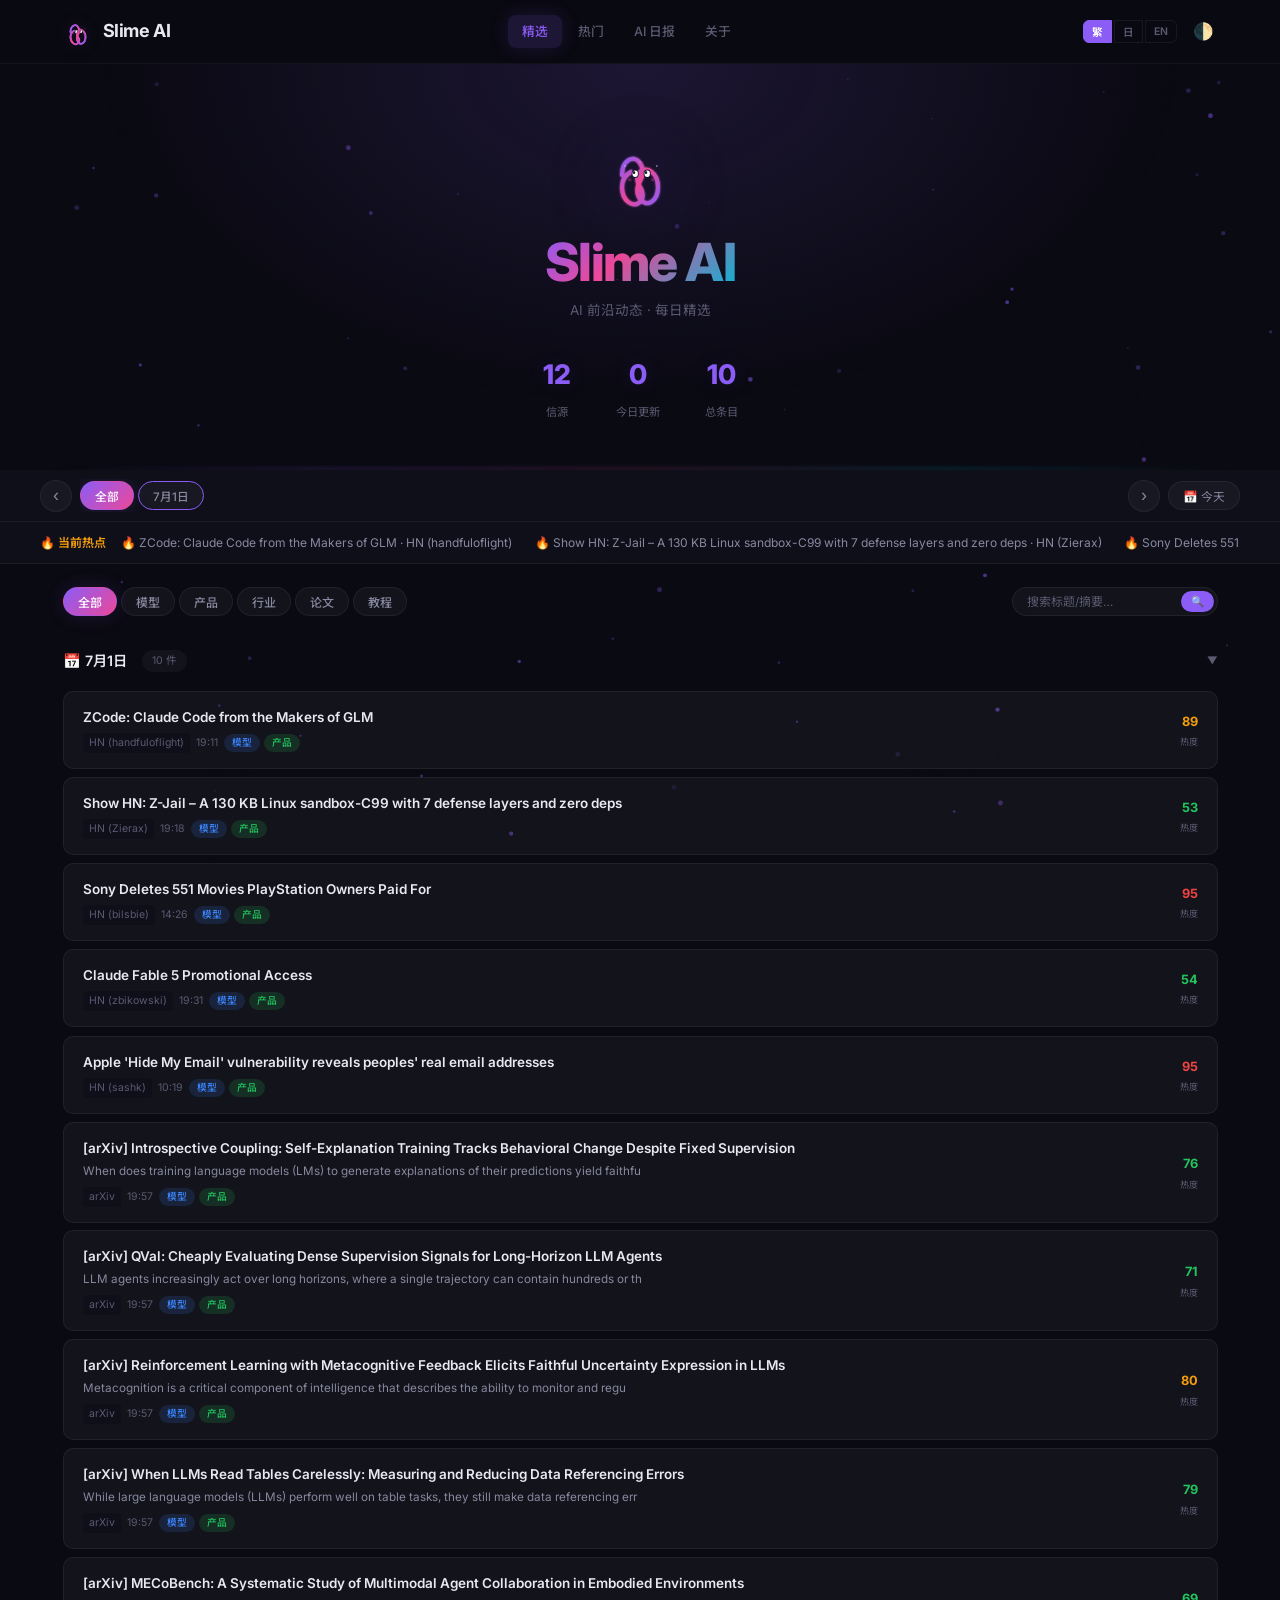
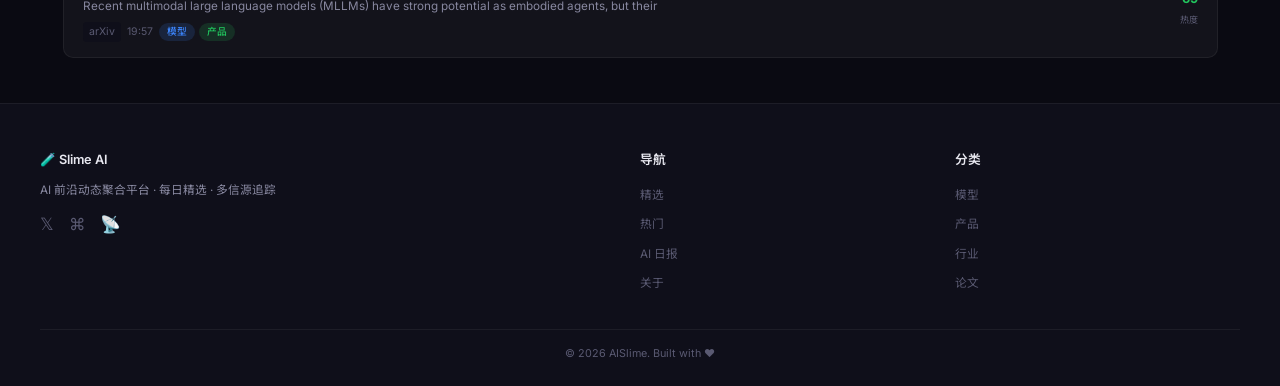
<file: index.html>
<!DOCTYPE html>
<html lang="zh-CN" data-theme="dark">
<head>
  <meta charset="UTF-8">
  <meta name="viewport" content="width=device-width, initial-scale=1.0">
  <meta name="description" content="Slime AI — AI 前沿动态聚合 · 每日精选 · 多语言">
  <title>Slime AI — AI 前沿动态</title>
  <link rel="icon" href="images/slime.svg" type="image/svg+xml">
  <link rel="stylesheet" href="css/style.css">
  <link href="https://fonts.googleapis.com/css2?family=Inter:wght@400;500;600;700;800&family=Noto+Sans+SC:wght@400;500;600;700&family=Noto+Sans+JP:wght@300;400;500;700&display=swap" rel="stylesheet">
</head>
<body>
  <!-- Particle Canvas Background -->
  <canvas id="particleCanvas"></canvas>

  <!-- ========== HEADER ========== -->
  <header class="site-header">
    <div class="header-inner">
      <a href="index.html" class="site-logo">
        <img src="images/slime.svg" alt="Slime AI" class="logo-img">
        <span>Slime AI</span>
      </a>

      <nav class="main-nav" id="mainNav">
        <a href="javascript:void(0)" class="active" data-view="featured" onclick="switchView('featured')" data-i18n="nav.featured">精选</a>
        <a href="javascript:void(0)" data-view="trending" onclick="switchView('trending')" data-i18n="nav.trending">热门</a>
        <a href="javascript:void(0)" data-view="daily" onclick="switchView('daily')" data-i18n="nav.daily">AI 日报</a>
        <a href="about.html" data-i18n="nav.about">关于</a>
      </nav>

      <div class="header-actions">
        <!-- Language Switcher -->
        <div class="lang-switcher">
          <button class="lang-btn active" data-lang="zh">繁</button>
          <button class="lang-btn" data-lang="ja">日</button>
          <button class="lang-btn" data-lang="en">EN</button>
        </div>
        <!-- Theme Toggle -->
        <button class="theme-toggle" id="themeToggle" aria-label="Toggle theme">🌓</button>
        <!-- Mobile Menu Toggle -->
        <button class="nav-toggle" id="navToggle" aria-label="Menu">☰</button>
      </div>
    </div>
  </header>

  <!-- ========== HERO ========== -->
  <section class="hero">
    <div class="hero-content">
      <div class="hero-slime">
        <img src="images/slime.svg" alt="AISlime" class="hero-slime-img">
      </div>
      <h1>
        <span class="gradient-text">Slime AI</span>
      </h1>
      <p class="hero-desc" data-i18n="hero.subtitle">AI 前沿动态 · 每日精选</p>
      <div class="hero-stats">
        <div class="stat">
          <span class="stat-num" id="totalSources">12</span>
          <span class="stat-label" data-i18n="hero.sources">信源</span>
        </div>
        <div class="stat">
          <span class="stat-num" id="todayCount">0</span>
          <span class="stat-label" data-i18n="hero.today">今日更新</span>
        </div>
        <div class="stat">
          <span class="stat-num" id="totalArticles">0</span>
          <span class="stat-label" data-i18n="hero.total">总条目</span>
        </div>
      </div>
    </div>
  </section>

  <!-- Glow line -->
  <div class="glow-line"></div>

  <!-- ========== DATE NAVIGATION ========== -->
  <div class="date-nav">
    <div class="date-nav-inner">
      <button class="date-arrow" id="datePrev" aria-label="Previous day">‹</button>
      <div class="date-picker" id="datePicker">
        <!-- Dates injected by JS -->
      </div>
      <button class="date-arrow" id="dateNext" aria-label="Next day">›</button>
      <button class="date-today-btn" id="dateToday">📅 <span data-i18n="date.today">今天</span></button>
    </div>
  </div>

  <!-- ========== HOT TOPICS BAR ========== -->
  <div class="hot-bar">
    <div class="hot-bar-inner">
      <span class="hot-label" data-i18n="hot.label">🔥 当前热点</span>
      <div class="hot-items" id="hotItems">
        <!-- Injected by JS -->
      </div>
    </div>
  </div>

  <!-- ========== MAIN CONTENT ========== -->
  <main class="main-layout">

    <!-- Category Filter -->
    <div class="filter-bar">
      <div class="filter-tabs" id="filterTabs">
        <button class="filter-tab active" data-filter="all" data-i18n="filter.all">全部</button>
        <button class="filter-tab" data-filter="model" data-i18n="filter.model">模型</button>
        <button class="filter-tab" data-filter="product" data-i18n="filter.product">产品</button>
        <button class="filter-tab" data-filter="industry" data-i18n="filter.industry">行业</button>
        <button class="filter-tab" data-filter="paper" data-i18n="filter.paper">论文</button>
        <button class="filter-tab" data-filter="tutorial" data-i18n="filter.tutorial">教程</button>
      </div>
      <div class="filter-search">
        <input type="text" id="searchInput" data-i18n-placeholder="search.placeholder" placeholder="搜索标题/摘要…">
        <button class="search-btn" data-i18n="search.btn">🔍</button>
      </div>
    </div>

    <!-- News Timeline -->
    <div class="timeline" id="timeline">
      <!-- Injected by JS -->
    </div>

  </main>

  <!-- ========== FOOTER ========== -->
  <footer class="site-footer">
    <div class="footer-inner">
      <div class="footer-section">
        <h4>🧪 Slime AI</h4>
        <p data-i18n="footer.desc">AI 前沿动态聚合平台 · 每日精选 · 多信源追踪</p>
        <div class="footer-social">
          <a href="#" title="Twitter">𝕏</a>
          <a href="#" title="GitHub">⌘</a>
          <a href="#" title="RSS">📡</a>
        </div>
      </div>
      <div class="footer-section">
        <h4 data-i18n="nav.title">导航</h4>
        <ul>
          <li><a href="javascript:void(0)" onclick="switchView('featured')" data-i18n="nav.featured">精选</a></li>
          <li><a href="javascript:void(0)" onclick="switchView('trending')" data-i18n="nav.trending">热门</a></li>
          <li><a href="javascript:void(0)" onclick="switchView('daily')" data-i18n="nav.daily">AI 日报</a></li>
          <li><a href="about.html" data-i18n="nav.about">关于</a></li>
        </ul>
      </div>
      <div class="footer-section">
        <h4 data-i18n="categories.title">分类</h4>
        <ul>
          <li><a href="#" data-i18n="filter.model">模型</a></li>
          <li><a href="#" data-i18n="filter.product">产品</a></li>
          <li><a href="#" data-i18n="filter.industry">行业</a></li>
          <li><a href="#" data-i18n="filter.paper">论文</a></li>
        </ul>
      </div>
    </div>
    <div class="footer-bottom">
      <span>&copy; 2026 AISlime. Built with ❤️</span>
    </div>
  </footer>

  <!-- Scroll to Top -->
  <button class="scroll-top" id="scrollTop">↑</button>

  <!-- Inline view switching (CDN cache bypass) -->
  <script>
  function switchView(v) {
    document.querySelectorAll('.main-nav a[data-view]').forEach(a => a.classList.toggle('active', a.dataset.view === v));
    if (typeof renderNews === 'function') {
      if (window.currentView !== undefined) window.currentView = v;
      renderNews();
    }
    window.location.hash = v;
  }
  </script>

  <script src="js/data.js?v=20260623"></script>
  <script src="js/i18n.js?v=20260623"></script>
  <script src="js/main.js?v=20260623"></script>
</body>
</html>
</file>
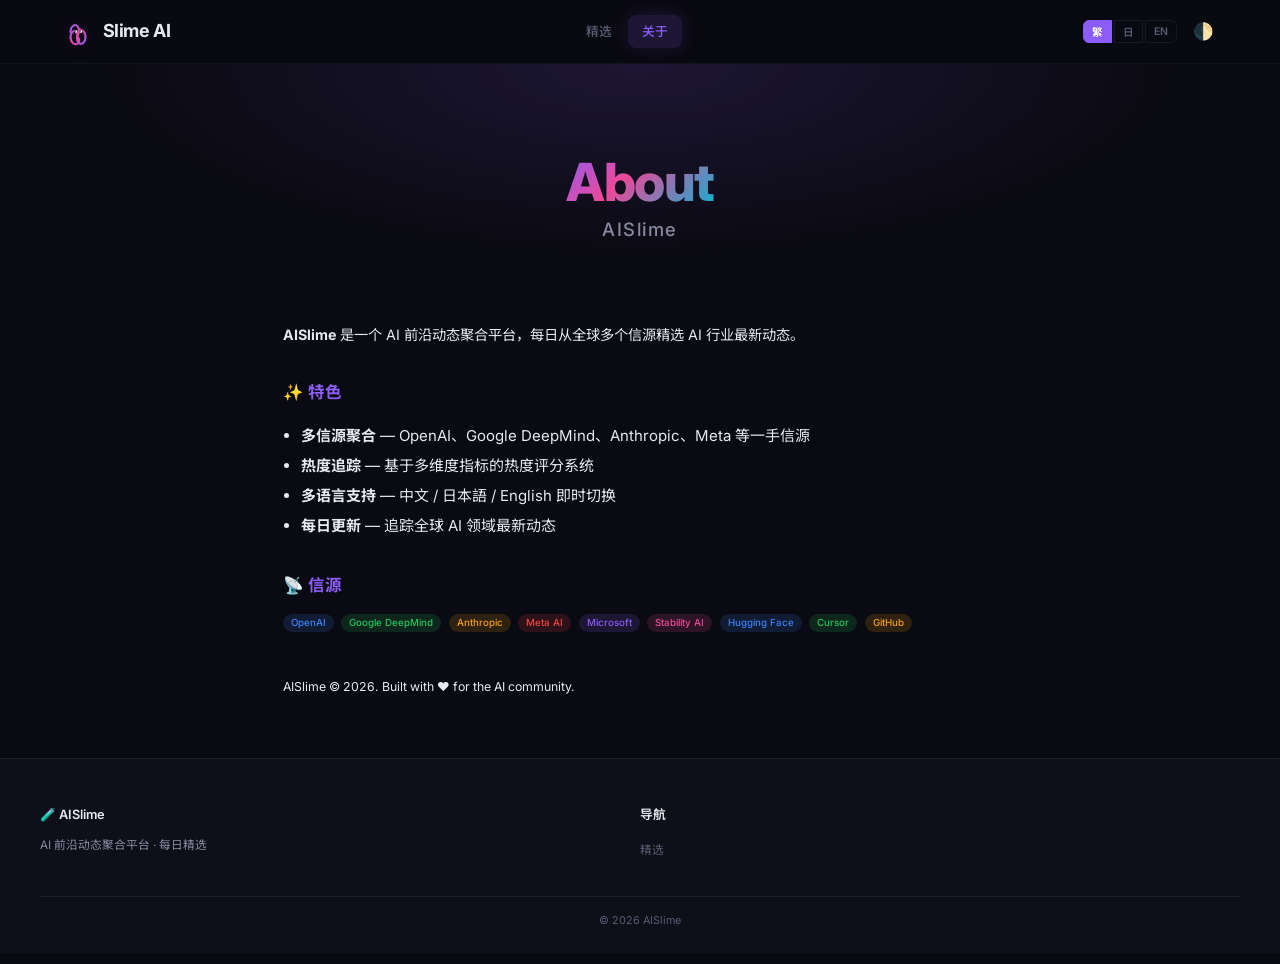
<file: about.html>
<!DOCTYPE html>
<html lang="zh-CN" data-theme="dark">
<head>
  <meta charset="UTF-8">
  <meta name="viewport" content="width=device-width, initial-scale=1.0">
  <meta name="description" content="关于 AISlime — AI 前沿动态聚合平台">
  <title>关于 — AISlime</title>
  <link rel="icon" href="data:image/svg+xml,<svg xmlns='http://www.w3.org/2000/svg' viewBox='0 0 100 100'><text y='.9em' font-size='90'>🧪</text></svg>">
  <link rel="stylesheet" href="css/style.css">
  <link href="https://fonts.googleapis.com/css2?family=Inter:wght@400;500;600;700;800&family=Noto+Sans+SC:wght@400;500;600;700&family=Noto+Sans+JP:wght@300;400;500;700&display=swap" rel="stylesheet">
</head>
<body>
  <header class="site-header">
    <div class="header-inner">
      <a href="index.html" class="site-logo">
        <img src="images/slime.svg" alt="Slime AI" class="logo-img">
        <span>Slime AI</span>
      </a>
      <nav class="main-nav" id="mainNav">
        <a href="index.html" data-i18n="nav.featured">精选</a>
        <a href="about.html" class="active" data-i18n="nav.about">关于</a>
      </nav>
      <div class="header-actions">
        <div class="lang-switcher">
          <button class="lang-btn active" data-lang="zh">繁</button>
          <button class="lang-btn" data-lang="ja">日</button>
          <button class="lang-btn" data-lang="en">EN</button>
        </div>
        <button class="theme-toggle" id="themeToggle">🌓</button>
        <button class="nav-toggle" id="navToggle">☰</button>
      </div>
    </div>
  </header>

  <div class="hero" style="padding:6rem 1.5rem 3rem;">
    <div class="hero-content">
      <h1><span class="gradient-text">About</span><small>AISlime</small></h1>
    </div>
  </div>

  <main class="main-layout" style="max-width:760px; margin:0 auto; padding:2rem 1.5rem 4rem;">
    <p style="color:var(--text-secondary); font-size:0.95rem; line-height:1.8; margin-bottom:1.5rem;">
      <b style="color:var(--text-primary)">AISlime</b> 是一个 AI 前沿动态聚合平台，每日从全球多个信源精选 AI 行业最新动态。
    </p>

    <h2 style="font-size:1.1rem; color:var(--accent); margin:2rem 0 1rem;">✨ 特色</h2>
    <ul style="color:var(--text-secondary); line-height:2; padding-left:1.2rem;">
      <li><b>多信源聚合</b> — OpenAI、Google DeepMind、Anthropic、Meta 等一手信源</li>
      <li><b>热度追踪</b> — 基于多维度指标的热度评分系统</li>
      <li><b>多语言支持</b> — 中文 / 日本語 / English 即时切换</li>
      <li><b>每日更新</b> — 追踪全球 AI 领域最新动态</li>
    </ul>

    <h2 style="font-size:1.1rem; color:var(--accent); margin:2rem 0 1rem;">📡 信源</h2>
    <div style="display:flex; flex-wrap:wrap; gap:0.5rem;">
      <span class="card-tag model">OpenAI</span>
      <span class="card-tag product">Google DeepMind</span>
      <span class="card-tag industry">Anthropic</span>
      <span class="card-tag paper">Meta AI</span>
      <span class="card-tag tutorial">Microsoft</span>
      <span class="card-tag agent">Stability AI</span>
      <span class="card-tag model">Hugging Face</span>
      <span class="card-tag product">Cursor</span>
      <span class="card-tag industry">GitHub</span>
    </div>

    <p style="color:var(--text-muted); font-size:0.82rem; margin-top:3rem;">
      AISlime &copy; 2026. Built with ❤️ for the AI community.
    </p>
  </main>

  <footer class="site-footer">
    <div class="footer-inner">
      <div class="footer-section">
        <h4>🧪 AISlime</h4>
        <p data-i18n="footer.desc">AI 前沿动态聚合平台 · 每日精选</p>
      </div>
      <div class="footer-section">
        <h4 data-i18n="nav.title">导航</h4>
        <ul><li><a href="index.html" data-i18n="nav.featured">精选</a></li></ul>
      </div>
    </div>
    <div class="footer-bottom"><span>&copy; 2026 AISlime</span></div>
  </footer>

  <button class="scroll-top" id="scrollTop">↑</button>
  <script src="js/i18n.js"></script>
  <script src="js/main.js"></script>
</body>
</html>
</file>
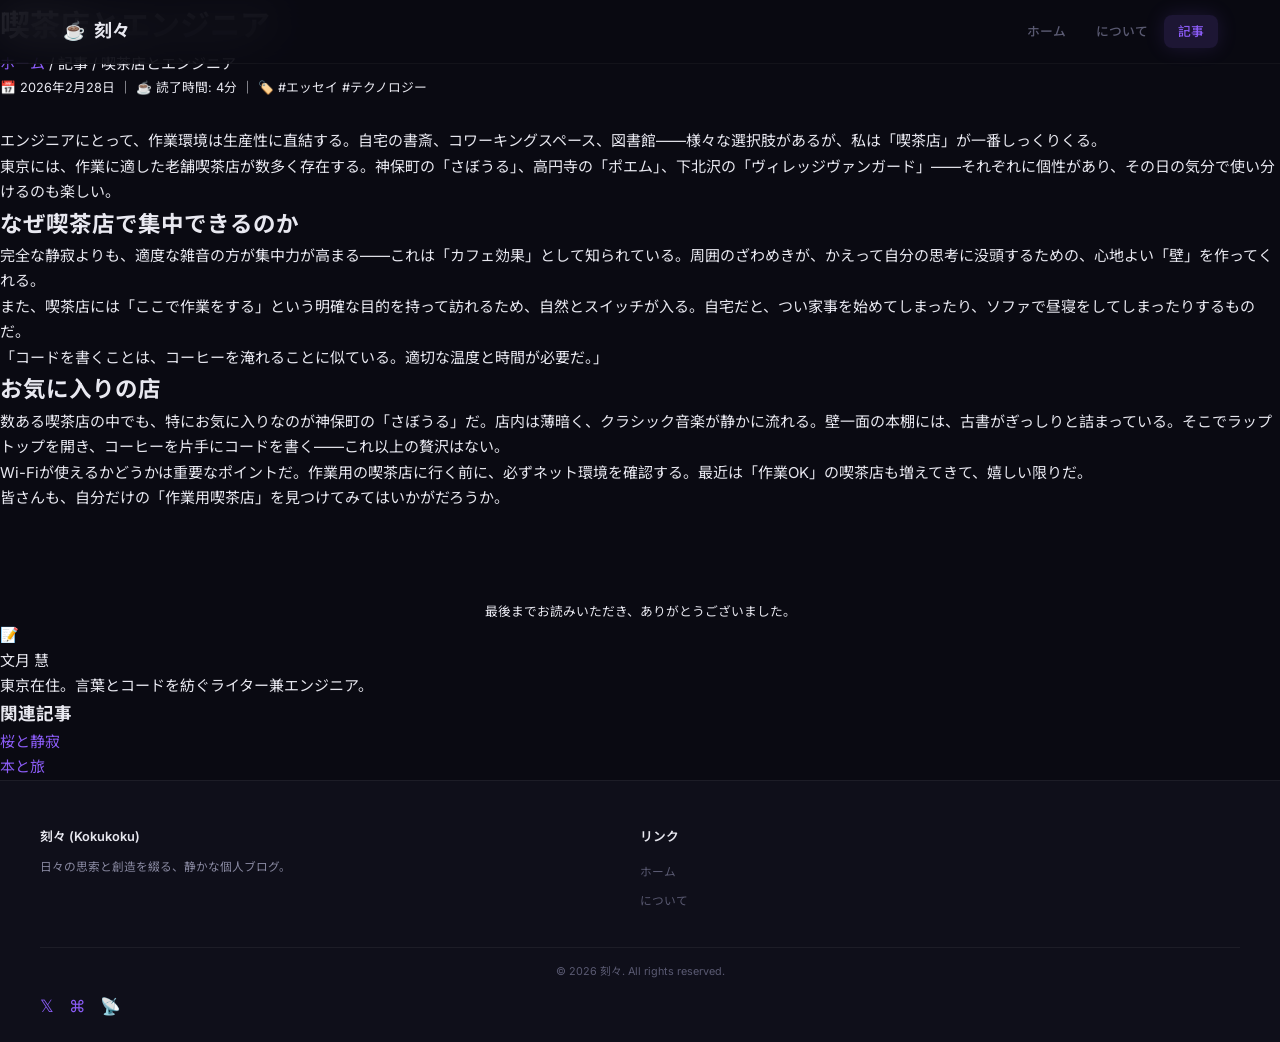
<file: posts/喫茶店とエンジニア.html>
<!DOCTYPE html>
<html lang="ja">
<head>
  <meta charset="UTF-8">
  <meta name="viewport" content="width=device-width, initial-scale=1.0">
  <meta name="description" content="喫茶店とエンジニア — コードを書くのに最適な東京の喫茶店">
  <title>喫茶店とエンジニア — 刻々</title>
  <link rel="icon" href="data:image/svg+xml,<svg xmlns='http://www.w3.org/2000/svg' viewBox='0 0 100 100'><text y='.9em' font-size='90'>🌸</text></svg>">
  <link rel="stylesheet" href="../css/style.css">
</head>
<body>
  <header class="site-header">
    <div class="header-inner">
      <a href="../index.html" class="site-logo">
        <span class="logo-icon">☕</span>
        <span>刻々</span>
      </a>
      <button class="nav-toggle" id="navToggle" aria-label="メニュー">☰</button>
      <nav class="main-nav" id="mainNav">
        <a href="../index.html">ホーム</a>
        <a href="../about.html">について</a>
        <a href="桜と静寂.html" class="active">記事</a>
      </nav>
    </div>
  </header>

  <div class="page-header">
    <h1>喫茶店とエンジニア</h1>
    <p class="breadcrumb"><a href="../index.html">ホーム</a> / 記事 / 喫茶店とエンジニア</p>
  </div>

  <div class="layout-with-sidebar">
    <main class="main-content">
      <article class="post-content">
        <p style="color: var(--nezumi); font-size:0.85rem; margin-bottom:2rem;">
          📅 2026年2月28日 ｜ ☕ 読了時間: 4分 ｜ 🏷️
          <a href="#" style="color:var(--shu);">#エッセイ</a>
          <a href="#" style="color:var(--shu);">#テクノロジー</a>
        </p>

        <p>エンジニアにとって、作業環境は生産性に直結する。自宅の書斎、コワーキングスペース、図書館——様々な選択肢があるが、私は「喫茶店」が一番しっくりくる。</p>

        <p>東京には、作業に適した老舗喫茶店が数多く存在する。神保町の「さぼうる」、高円寺の「ポエム」、下北沢の「ヴィレッジヴァンガード」——それぞれに個性があり、その日の気分で使い分けるのも楽しい。</p>

        <h2>なぜ喫茶店で集中できるのか</h2>

        <p>完全な静寂よりも、適度な雑音の方が集中力が高まる——これは「カフェ効果」として知られている。周囲のざわめきが、かえって自分の思考に没頭するための、心地よい「壁」を作ってくれる。</p>

        <p>また、喫茶店には「ここで作業をする」という明確な目的を持って訪れるため、自然とスイッチが入る。自宅だと、つい家事を始めてしまったり、ソファで昼寝をしてしまったりするものだ。</p>

        <blockquote>
          <p>「コードを書くことは、コーヒーを淹れることに似ている。適切な温度と時間が必要だ。」</p>
        </blockquote>

        <h2>お気に入りの店</h2>

        <p>数ある喫茶店の中でも、特にお気に入りなのが神保町の「さぼうる」だ。店内は薄暗く、クラシック音楽が静かに流れる。壁一面の本棚には、古書がぎっしりと詰まっている。そこでラップトップを開き、コーヒーを片手にコードを書く——これ以上の贅沢はない。</p>

        <p>Wi-Fiが使えるかどうかは重要なポイントだ。作業用の喫茶店に行く前に、必ずネット環境を確認する。最近は「作業OK」の喫茶店も増えてきて、嬉しい限りだ。</p>

        <p>皆さんも、自分だけの「作業用喫茶店」を見つけてみてはいかがだろうか。</p>

        <hr style="border:none; border-top:1px solid var(--kinari); margin: 3rem 0;">
        <p style="text-align:center; color:var(--nezumi); font-size:0.85rem;">
          最後までお読みいただき、ありがとうございました。
        </p>
      </article>
    </main>

    <aside>
      <div class="profile-widget">
        <div class="avatar">📝</div>
        <p class="name">文月 慧</p>
        <p class="bio">東京在住。言葉とコードを紡ぐライター兼エンジニア。</p>
      </div>
      <div class="widget">
        <h3>関連記事</h3>
        <ul>
          <li><a href="桜と静寂.html">桜と静寂</a></li>
          <li><a href="本と旅.html">本と旅</a></li>
        </ul>
      </div>
    </aside>
  </div>

  <footer class="site-footer">
    <div class="footer-inner">
      <div class="footer-section"><h4>刻々 (Kokukoku)</h4><p>日々の思索と創造を綴る、静かな個人ブログ。</p></div>
      <div class="footer-section">
        <h4>リンク</h4>
        <ul>
          <li><a href="../index.html">ホーム</a></li>
          <li><a href="../about.html">について</a></li>
        </ul>
      </div>
    </div>
    <div class="footer-bottom">
      <span>&copy; 2026 刻々. All rights reserved.</span>
      <div class="footer-social">
        <a href="#" title="Twitter">𝕏</a>
        <a href="#" title="GitHub">⌘</a>
        <a href="#" title="RSS">📡</a>
      </div>
    </div>
  </footer>
  <button class="scroll-top" id="scrollTop" aria-label="トップへ戻る">↑</button>
  <script src="../js/main.js"></script>
</body>
</html>
</file>
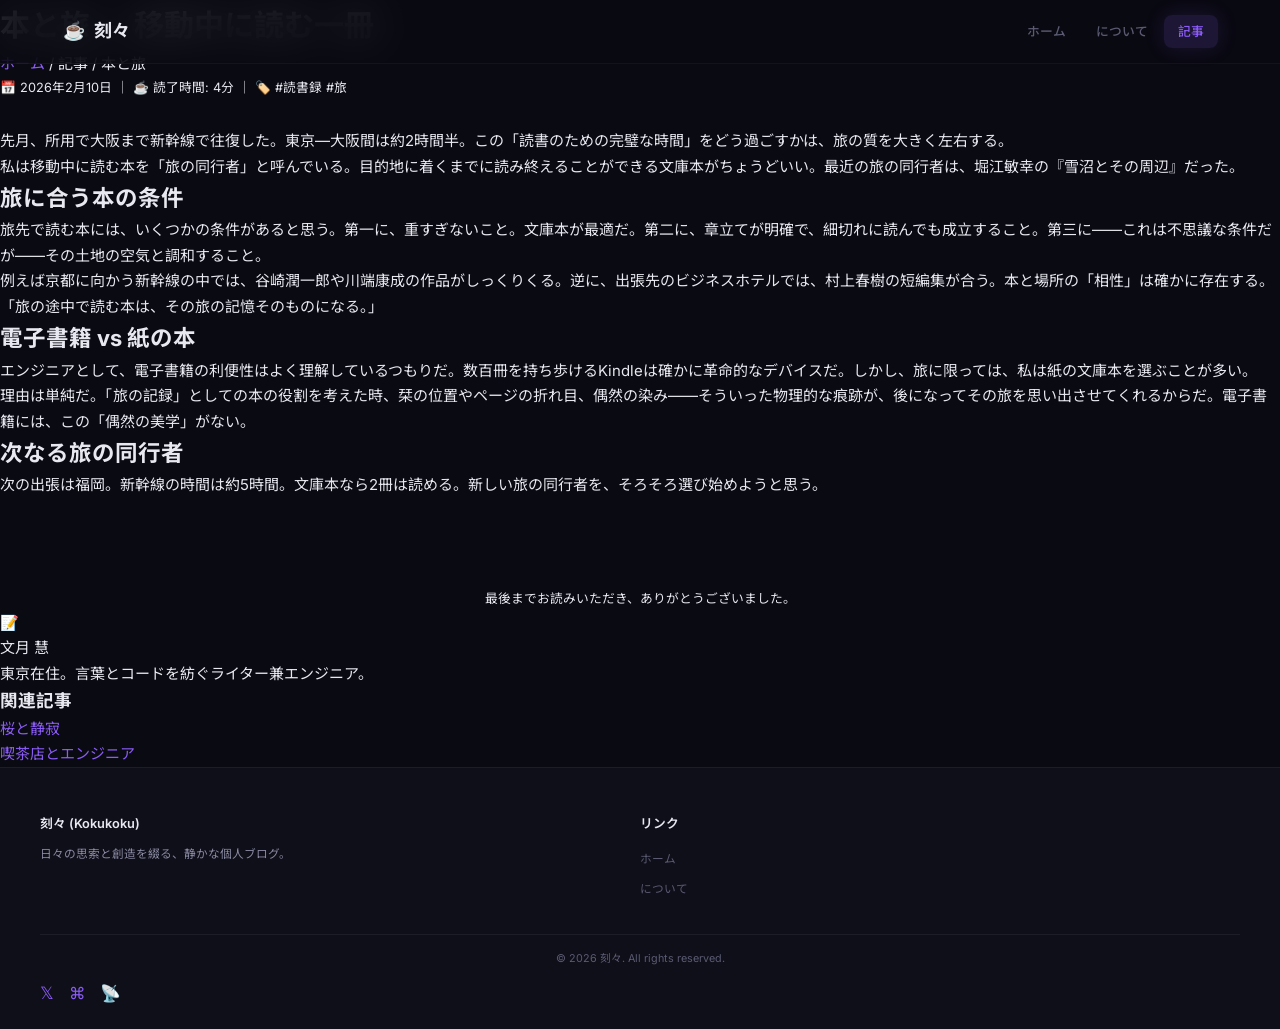
<file: posts/本と旅.html>
<!DOCTYPE html>
<html lang="ja">
<head>
  <meta charset="UTF-8">
  <meta name="viewport" content="width=device-width, initial-scale=1.0">
  <meta name="description" content="本と旅 — 移動中に読む一冊。新幹線と文庫本の贅沢な時間。">
  <title>本と旅 — 刻々</title>
  <link rel="icon" href="data:image/svg+xml,<svg xmlns='http://www.w3.org/2000/svg' viewBox='0 0 100 100'><text y='.9em' font-size='90'>🌸</text></svg>">
  <link rel="stylesheet" href="../css/style.css">
</head>
<body>
  <header class="site-header">
    <div class="header-inner">
      <a href="../index.html" class="site-logo">
        <span class="logo-icon">☕</span>
        <span>刻々</span>
      </a>
      <button class="nav-toggle" id="navToggle" aria-label="メニュー">☰</button>
      <nav class="main-nav" id="mainNav">
        <a href="../index.html">ホーム</a>
        <a href="../about.html">について</a>
        <a href="桜と静寂.html" class="active">記事</a>
      </nav>
    </div>
  </header>

  <div class="page-header">
    <h1>本と旅 — 移動中に読む一冊</h1>
    <p class="breadcrumb"><a href="../index.html">ホーム</a> / 記事 / 本と旅</p>
  </div>

  <div class="layout-with-sidebar">
    <main class="main-content">
      <article class="post-content">
        <p style="color: var(--nezumi); font-size:0.85rem; margin-bottom:2rem;">
          📅 2026年2月10日 ｜ ☕ 読了時間: 4分 ｜ 🏷️
          <a href="#" style="color:var(--shu);">#読書録</a>
          <a href="#" style="color:var(--shu);">#旅</a>
        </p>

        <p>先月、所用で大阪まで新幹線で往復した。東京—大阪間は約2時間半。この「読書のための完璧な時間」をどう過ごすかは、旅の質を大きく左右する。</p>

        <p>私は移動中に読む本を「旅の同行者」と呼んでいる。目的地に着くまでに読み終えることができる文庫本がちょうどいい。最近の旅の同行者は、堀江敏幸の『雪沼とその周辺』だった。</p>

        <h2>旅に合う本の条件</h2>

        <p>旅先で読む本には、いくつかの条件があると思う。第一に、重すぎないこと。文庫本が最適だ。第二に、章立てが明確で、細切れに読んでも成立すること。第三に——これは不思議な条件だが——その土地の空気と調和すること。</p>

        <p>例えば京都に向かう新幹線の中では、谷崎潤一郎や川端康成の作品がしっくりくる。逆に、出張先のビジネスホテルでは、村上春樹の短編集が合う。本と場所の「相性」は確かに存在する。</p>

        <blockquote>
          <p>「旅の途中で読む本は、その旅の記憶そのものになる。」</p>
        </blockquote>

        <h2>電子書籍 vs 紙の本</h2>

        <p>エンジニアとして、電子書籍の利便性はよく理解しているつもりだ。数百冊を持ち歩けるKindleは確かに革命的なデバイスだ。しかし、旅に限っては、私は紙の文庫本を選ぶことが多い。</p>

        <p>理由は単純だ。「旅の記録」としての本の役割を考えた時、栞の位置やページの折れ目、偶然の染み——そういった物理的な痕跡が、後になってその旅を思い出させてくれるからだ。電子書籍には、この「偶然の美学」がない。</p>

        <h2>次なる旅の同行者</h2>

        <p>次の出張は福岡。新幹線の時間は約5時間。文庫本なら2冊は読める。新しい旅の同行者を、そろそろ選び始めようと思う。</p>

        <hr style="border:none; border-top:1px solid var(--kinari); margin: 3rem 0;">
        <p style="text-align:center; color:var(--nezumi); font-size:0.85rem;">
          最後までお読みいただき、ありがとうございました。
        </p>
      </article>
    </main>

    <aside>
      <div class="profile-widget">
        <div class="avatar">📝</div>
        <p class="name">文月 慧</p>
        <p class="bio">東京在住。言葉とコードを紡ぐライター兼エンジニア。</p>
      </div>
      <div class="widget">
        <h3>関連記事</h3>
        <ul>
          <li><a href="桜と静寂.html">桜と静寂</a></li>
          <li><a href="喫茶店とエンジニア.html">喫茶店とエンジニア</a></li>
        </ul>
      </div>
    </aside>
  </div>

  <footer class="site-footer">
    <div class="footer-inner">
      <div class="footer-section"><h4>刻々 (Kokukoku)</h4><p>日々の思索と創造を綴る、静かな個人ブログ。</p></div>
      <div class="footer-section">
        <h4>リンク</h4>
        <ul>
          <li><a href="../index.html">ホーム</a></li>
          <li><a href="../about.html">について</a></li>
        </ul>
      </div>
    </div>
    <div class="footer-bottom">
      <span>&copy; 2026 刻々. All rights reserved.</span>
      <div class="footer-social">
        <a href="#" title="Twitter">𝕏</a>
        <a href="#" title="GitHub">⌘</a>
        <a href="#" title="RSS">📡</a>
      </div>
    </div>
  </footer>
  <button class="scroll-top" id="scrollTop" aria-label="トップへ戻る">↑</button>
  <script src="../js/main.js"></script>
</body>
</html>
</file>
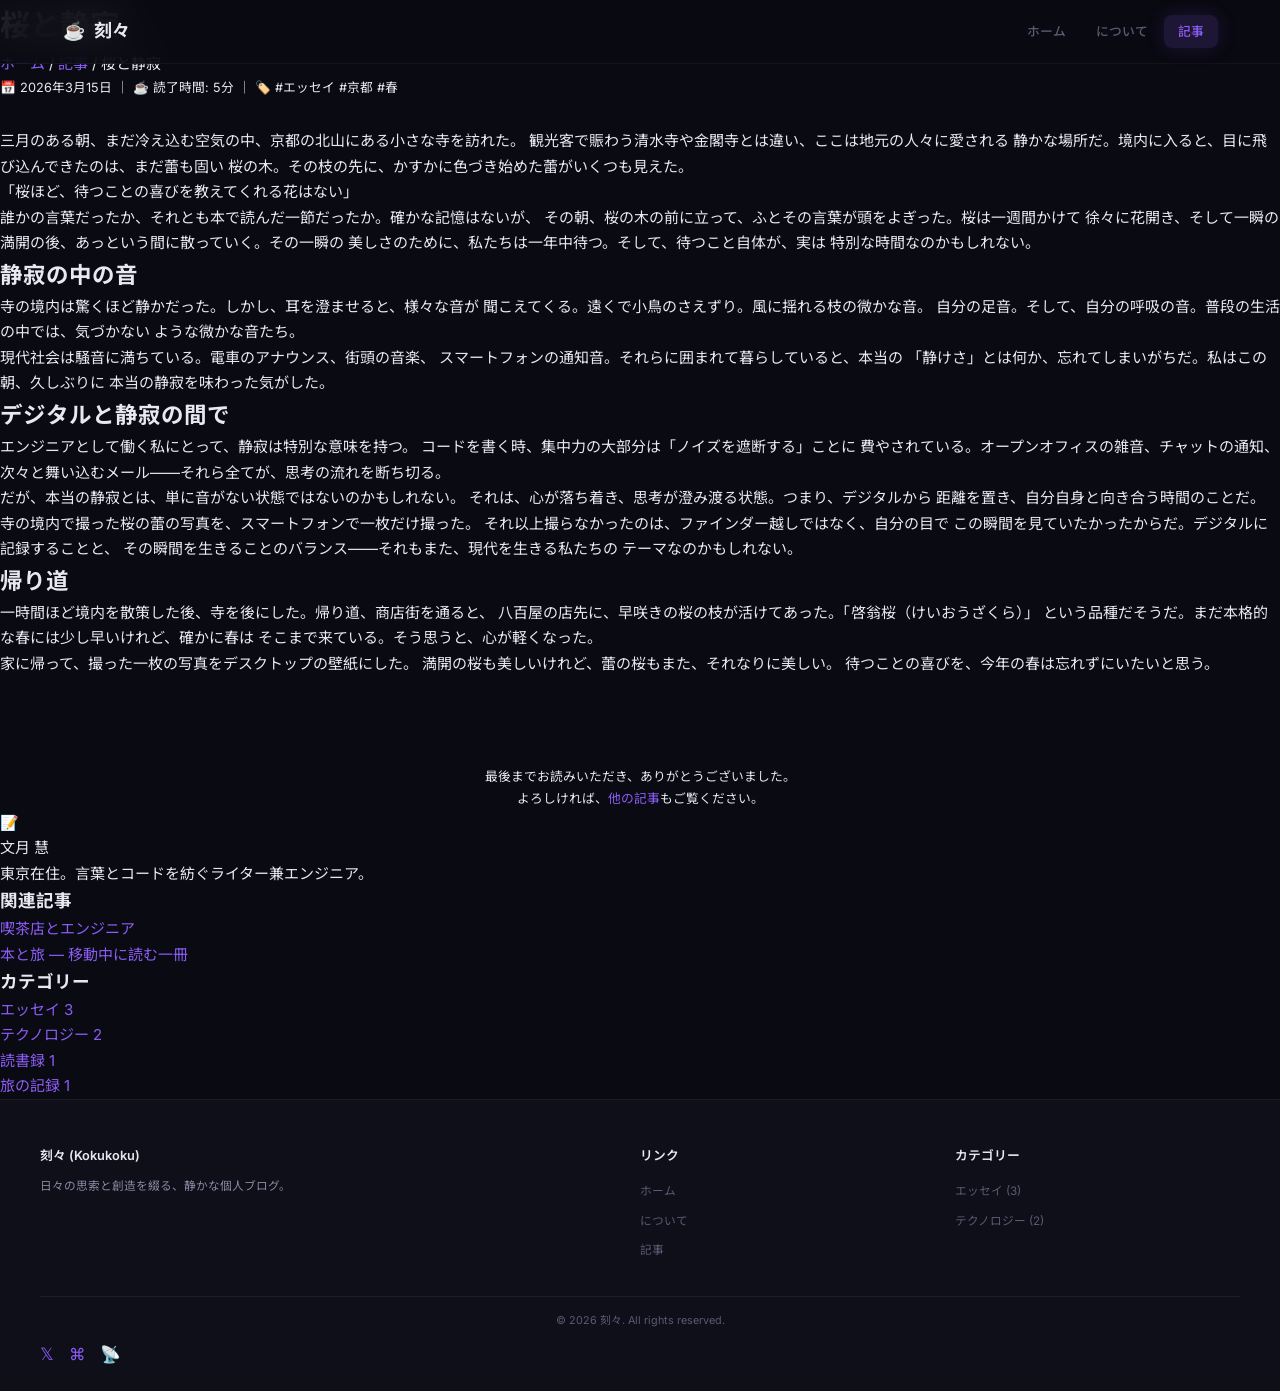
<file: posts/桜と静寂.html>
<!DOCTYPE html>
<html lang="ja">
<head>
  <meta charset="UTF-8">
  <meta name="viewport" content="width=device-width, initial-scale=1.0">
  <meta name="description" content="桜と静寂 — 春の訪れを待つ京都の小さな寺で感じたこと">
  <title>桜と静寂 — 刻々</title>
  <link rel="icon" href="data:image/svg+xml,<svg xmlns='http://www.w3.org/2000/svg' viewBox='0 0 100 100'><text y='.9em' font-size='90'>🌸</text></svg>">
  <link rel="stylesheet" href="../css/style.css">
</head>
<body>

  <!-- Header -->
  <header class="site-header">
    <div class="header-inner">
      <a href="../index.html" class="site-logo">
        <span class="logo-icon">☕</span>
        <span>刻々</span>
      </a>
      <button class="nav-toggle" id="navToggle" aria-label="メニュー">☰</button>
      <nav class="main-nav" id="mainNav">
        <a href="../index.html">ホーム</a>
        <a href="../about.html">について</a>
        <a href="桜と静寂.html" class="active">記事</a>
      </nav>
    </div>
  </header>

  <!-- Page Header -->
  <div class="page-header">
    <h1>桜と静寂</h1>
    <p class="breadcrumb"><a href="../index.html">ホーム</a> / <a href="../index.html#latest">記事</a> / 桜と静寂</p>
  </div>

  <!-- Content -->
  <div class="layout-with-sidebar">
    <main class="main-content">
      <article class="post-content">

        <p style="color: var(--nezumi); font-size:0.85rem; margin-bottom:2rem;">
          📅 2026年3月15日 ｜ ☕ 読了時間: 5分 ｜ 🏷️ 
          <a href="#" style="color:var(--shu);">#エッセイ</a>
          <a href="#" style="color:var(--shu);">#京都</a>
          <a href="#" style="color:var(--shu);">#春</a>
        </p>

        <p>
          三月のある朝、まだ冷え込む空気の中、京都の北山にある小さな寺を訪れた。
          観光客で賑わう清水寺や金閣寺とは違い、ここは地元の人々に愛される
          静かな場所だ。境内に入ると、目に飛び込んできたのは、まだ蕾も固い
          桜の木。その枝の先に、かすかに色づき始めた蕾がいくつも見えた。
        </p>

        <blockquote>
          <p>「桜ほど、待つことの喜びを教えてくれる花はない」</p>
        </blockquote>

        <p>
          誰かの言葉だったか、それとも本で読んだ一節だったか。確かな記憶はないが、
          その朝、桜の木の前に立って、ふとその言葉が頭をよぎった。桜は一週間かけて
          徐々に花開き、そして一瞬の満開の後、あっという間に散っていく。その一瞬の
          美しさのために、私たちは一年中待つ。そして、待つこと自体が、実は
          特別な時間なのかもしれない。
        </p>

        <h2>静寂の中の音</h2>

        <p>
          寺の境内は驚くほど静かだった。しかし、耳を澄ませると、様々な音が
          聞こえてくる。遠くで小鳥のさえずり。風に揺れる枝の微かな音。
          自分の足音。そして、自分の呼吸の音。普段の生活の中では、気づかない
          ような微かな音たち。
        </p>

        <p>
          現代社会は騒音に満ちている。電車のアナウンス、街頭の音楽、
          スマートフォンの通知音。それらに囲まれて暮らしていると、本当の
          「静けさ」とは何か、忘れてしまいがちだ。私はこの朝、久しぶりに
          本当の静寂を味わった気がした。
        </p>

        <h2>デジタルと静寂の間で</h2>

        <p>
          エンジニアとして働く私にとって、静寂は特別な意味を持つ。
          コードを書く時、集中力の大部分は「ノイズを遮断する」ことに
          費やされている。オープンオフィスの雑音、チャットの通知、
          次々と舞い込むメール——それら全てが、思考の流れを断ち切る。
        </p>

        <p>
          だが、本当の静寂とは、単に音がない状態ではないのかもしれない。
          それは、心が落ち着き、思考が澄み渡る状態。つまり、デジタルから
          距離を置き、自分自身と向き合う時間のことだ。
        </p>

        <p>
          寺の境内で撮った桜の蕾の写真を、スマートフォンで一枚だけ撮った。
          それ以上撮らなかったのは、ファインダー越しではなく、自分の目で
          この瞬間を見ていたかったからだ。デジタルに記録することと、
          その瞬間を生きることのバランス——それもまた、現代を生きる私たちの
          テーマなのかもしれない。
        </p>

        <h2>帰り道</h2>

        <p>
          一時間ほど境内を散策した後、寺を後にした。帰り道、商店街を通ると、
          八百屋の店先に、早咲きの桜の枝が活けてあった。「啓翁桜（けいおうざくら）」
          という品種だそうだ。まだ本格的な春には少し早いけれど、確かに春は
          そこまで来ている。そう思うと、心が軽くなった。
        </p>

        <p>
          家に帰って、撮った一枚の写真をデスクトップの壁紙にした。
          満開の桜も美しいけれど、蕾の桜もまた、それなりに美しい。
          待つことの喜びを、今年の春は忘れずにいたいと思う。
        </p>

        <hr style="border:none; border-top:1px solid var(--kinari); margin: 3rem 0;">

        <p style="text-align:center; color:var(--nezumi); font-size:0.85rem;">
          最後までお読みいただき、ありがとうございました。<br>
          よろしければ、<a href="../index.html">他の記事</a>もご覧ください。
        </p>

      </article>
    </main>

    <!-- Sidebar -->
    <aside>
      <div class="profile-widget">
        <div class="avatar">📝</div>
        <p class="name">文月 慧</p>
        <p class="bio">東京在住。言葉とコードを紡ぐライター兼エンジニア。</p>
      </div>

      <div class="widget">
        <h3>関連記事</h3>
        <ul>
          <li><a href="喫茶店とエンジニア.html">喫茶店とエンジニア</a></li>
          <li><a href="本と旅.html">本と旅 — 移動中に読む一冊</a></li>
        </ul>
      </div>

      <div class="widget">
        <h3>カテゴリー</h3>
        <ul>
          <li><a href="#">エッセイ <span class="count">3</span></a></li>
          <li><a href="#">テクノロジー <span class="count">2</span></a></li>
          <li><a href="#">読書録 <span class="count">1</span></a></li>
          <li><a href="#">旅の記録 <span class="count">1</span></a></li>
        </ul>
      </div>
    </aside>
  </div>

  <!-- Footer -->
  <footer class="site-footer">
    <div class="footer-inner">
      <div class="footer-section">
        <h4>刻々 (Kokukoku)</h4>
        <p>日々の思索と創造を綴る、静かな個人ブログ。</p>
      </div>
      <div class="footer-section">
        <h4>リンク</h4>
        <ul>
          <li><a href="../index.html">ホーム</a></li>
          <li><a href="../about.html">について</a></li>
          <li><a href="桜と静寂.html">記事</a></li>
        </ul>
      </div>
      <div class="footer-section">
        <h4>カテゴリー</h4>
        <ul>
          <li><a href="#">エッセイ (3)</a></li>
          <li><a href="#">テクノロジー (2)</a></li>
        </ul>
      </div>
    </div>
    <div class="footer-bottom">
      <span>&copy; 2026 刻々. All rights reserved.</span>
      <div class="footer-social">
        <a href="#" title="Twitter">𝕏</a>
        <a href="#" title="GitHub">⌘</a>
        <a href="#" title="RSS">📡</a>
      </div>
    </div>
  </footer>

  <button class="scroll-top" id="scrollTop" aria-label="トップへ戻る">↑</button>

  <script src="../js/main.js"></script>
</body>
</html>
</file>
<file: css/style.css>
/* ============================================================
   AISlime — Dynamic Art Theme
   ============================================================ */
@import url('https://fonts.googleapis.com/css2?family=Inter:wght@400;500;600;700;800&family=Noto+Sans+SC:wght@400;500;600;700&family=Noto+Sans+JP:wght@300;400;500;700&display=swap');

:root,[data-theme="dark"] {
  --bg: #0a0a12;
  --bg2: #0f0f1a;
  --card: rgba(255,255,255,0.04);
  --card-hover: rgba(255,255,255,0.08);
  --card-border: rgba(255,255,255,0.06);
  --card-border-hover: rgba(139,92,246,0.3);
  --text: #e8e8f0;
  --text2: #8888a0;
  --text3: #5a5a72;
  --accent: #8b5cf6;
  --accent2: #ec4899;
  --accent3: #06b6d4;
  --glow: rgba(139,92,246,0.15);
  --glow2: rgba(236,72,153,0.1);
  --green: #22c55e;
  --orange: #f59e0b;
  --red: #ef4444;
  --pink: #ec4899;
  --radius: 14px;
  --radius-sm: 10px;
  --header-h: 64px;
  --font: 'Inter','Noto Sans SC','Noto Sans JP',sans-serif;
}

[data-theme="light"] {
  --bg: #f0f0f8;
  --bg2: #e8e8f2;
  --card: rgba(255,255,255,0.7);
  --card-hover: rgba(255,255,255,0.9);
  --card-border: rgba(0,0,0,0.06);
  --card-border-hover: rgba(139,92,246,0.3);
  --text: #1a1a2e;
  --text2: #5a5a72;
  --text3: #9a9ab0;
  --glow: rgba(139,92,246,0.08);
  --glow2: rgba(236,72,153,0.05);
}

* { margin:0; padding:0; box-sizing:border-box; }
html { scroll-behavior: smooth; font-size: 15px; }
body {
  font-family: var(--font);
  background: var(--bg);
  color: var(--text);
  line-height: 1.7;
  min-height: 100vh;
  overflow-x: hidden;
}
a { color: var(--accent); text-decoration: none; transition: color .2s; }
a:hover { color: var(--accent2); }
::selection { background: var(--accent); color:#fff; }

/* === Particle Canvas === */
#particleCanvas {
  position: fixed; inset: 0;
  z-index: 0;
  pointer-events: none;
}

/* === Header === */
.site-header {
  position: fixed; top:0; left:0; right:0;
  height: var(--header-h);
  background: rgba(10,10,18,0.85);
  backdrop-filter: blur(20px);
  -webkit-backdrop-filter: blur(20px);
  z-index: 1000;
  border-bottom: 1px solid rgba(255,255,255,0.04);
}
[data-theme="light"] .site-header { background: rgba(240,240,248,0.85); }

.header-inner {
  max-width: 1200px; margin:0 auto; padding:0 1.5rem;
  height: 100%; display: flex; align-items: center; justify-content: space-between;
}
.site-logo {
  display: flex; align-items: center; gap: 10px;
  color: var(--text); font-size: 1.2rem; font-weight: 700;
  letter-spacing: -0.02em;
}
.site-logo .logo-img { width: 30px; height: 30px; filter: drop-shadow(0 0 8px var(--glow)); }

.main-nav { display: flex; align-items: center; gap: 2px; }
.main-nav a {
  color: var(--text3); padding: 6px 14px;
  font-size: .85rem; font-weight: 500;
  border-radius: 8px; transition: all .2s;
}
.main-nav a:hover { color: var(--text); background: var(--card); }
.main-nav a.active {
  color: var(--accent);
  background: var(--glow);
  box-shadow: 0 0 20px var(--glow);
}

.header-actions { display: flex; align-items: center; gap: 12px; }
.lang-switcher { display: flex; gap: 2px; }
.lang-btn {
  background: transparent; border: 1px solid var(--card-border);
  color: var(--text3); padding: 3px 8px;
  font-size: .7rem; font-weight: 600; cursor: pointer;
  transition: all .2s; font-family: var(--font);
}
.lang-btn:first-child { border-radius: 6px 0 0 6px; }
.lang-btn:last-child { border-radius: 0 6px 6px 0; }
.lang-btn.active { background: var(--accent); color:#fff; border-color:var(--accent); }
.lang-btn:hover:not(.active) { color: var(--text); background: var(--card); }

.theme-toggle { background:none; border:none; font-size:1.1rem; cursor:pointer; padding:4px; border-radius:6px; }
.theme-toggle:hover { background: var(--card); }
.nav-toggle { display:none; background:none; border:none; color:var(--text); font-size:1.4rem; cursor:pointer; }

/* === Hero === */
.hero {
  position: relative; z-index: 1;
  margin-top: var(--header-h);
  padding: 5rem 1.5rem 3rem;
  text-align: center;
  overflow: hidden;
}
.hero::before {
  content:''; position:absolute; inset:0;
  background: radial-gradient(ellipse at 50% 0%, var(--glow) 0%, transparent 60%);
  pointer-events:none;
}
.hero-content { position:relative; z-index:1; max-width:700px; margin:0 auto; }
.hero-slime { margin-bottom: 1rem; }
.hero-slime-img {
  width: 72px; height: 72px;
  filter: drop-shadow(0 0 30px var(--glow)) drop-shadow(0 0 60px var(--glow2));
  animation: float 4s ease-in-out infinite;
}
@keyframes float {
  0%,100% { transform: translateY(0) rotate(0deg); }
  25% { transform: translateY(-10px) rotate(-3deg); }
  75% { transform: translateY(-5px) rotate(3deg); }
}
.hero h1 {
  font-size: clamp(2.2rem,5vw,3.5rem);
  font-weight: 800;
  letter-spacing: -.03em;
  line-height: 1.1;
  margin-bottom: .5rem;
}
.gradient-text {
  background: linear-gradient(135deg, var(--accent) 0%, var(--accent2) 40%, var(--accent3) 100%);
  -webkit-background-clip: text; -webkit-text-fill-color: transparent; background-clip: text;
}
.hero h1 small {
  display: block; font-size: .35em; font-weight: 500;
  letter-spacing: .08em; color: var(--text2);
  -webkit-text-fill-color: var(--text2); margin-top: .5rem;
}
.hero-desc { color: var(--text3); font-size: .9rem; margin-bottom: 2rem; }

.hero-stats { display: flex; justify-content: center; gap: 3rem; }
.stat { text-align: center; }
.stat-num {
  display: block; font-size: 1.8rem; font-weight: 800;
  color: var(--accent); font-family: 'Inter', monospace;
  text-shadow: 0 0 20px var(--glow);
}
.stat-label { font-size: .75rem; color: var(--text3); }

/* === Hot Bar === */
.hot-bar {
  position: relative; z-index: 1;
  background: var(--bg2); border-bottom: 1px solid var(--card-border);
  padding: .7rem 1.5rem; overflow: hidden;
}
.hot-bar-inner { max-width:1200px; margin:0 auto; display:flex; align-items:center; gap:1rem; }
.hot-label { font-size:.8rem; font-weight:600; color:var(--orange); white-space:nowrap; }
.hot-items { display:flex; gap:1.5rem; overflow-x:auto; scrollbar-width:none; }
.hot-items::-webkit-scrollbar { display:none; }
.hot-item { white-space:nowrap; font-size:.8rem; color:var(--text2); cursor:default; }

/* === Filter === */
.filter-bar {
  position: relative; z-index: 1;
  max-width:1200px; margin:1.5rem auto 0; padding:0 1.5rem;
  display:flex; align-items:center; justify-content:space-between; gap:1rem; flex-wrap:wrap;
}
.filter-tabs { display:flex; gap:4px; flex-wrap:wrap; }
.filter-tab {
  background: var(--card); border:1px solid var(--card-border);
  color: var(--text2); padding:5px 14px;
  font-size:.8rem; font-weight:500;
  border-radius:20px; cursor:pointer;
  transition:all .25s; font-family:var(--font);
}
.filter-tab:hover { background: var(--card-hover); color:var(--text); border-color:var(--card-border-hover); }
.filter-tab.active {
  background: linear-gradient(135deg, var(--accent), var(--accent2));
  color:#fff; border-color:transparent;
  box-shadow: 0 0 20px var(--glow);
}
.filter-search {
  display:flex; align-items:center; gap:4px;
  background: var(--card); border:1px solid var(--card-border);
  border-radius:20px; padding:3px 3px 3px 14px;
}
.filter-search input {
  background:none; border:none; color:var(--text);
  font-size:.8rem; outline:none; width:150px; font-family:var(--font);
}
.filter-search input::placeholder { color: var(--text3); }
.search-btn {
  background: var(--accent); color:#fff; border:none;
  padding:4px 10px; border-radius:16px; cursor:pointer; font-size:.7rem;
}

/* === Timeline === */
.timeline {
  position: relative; z-index: 1;
  max-width:1200px; margin:1.5rem auto 3rem; padding:0 1.5rem;
}
.timeline-day { margin-bottom: 2rem; }
.day-header {
  display:flex; align-items:center; gap:1rem;
  padding:.7rem 0; margin-bottom:.5rem; cursor:pointer; user-select:none;
}
.day-header h2 { font-size:.95rem; font-weight:600; }
.day-header .day-count {
  font-size:.7rem; color:var(--text3);
  background: var(--card); padding:2px 10px; border-radius:12px;
}
.day-header .collapse-icon { margin-left:auto; color:var(--text3); font-size:.7rem; }
.day-body.collapsed { display:none; }

/* === News Card === */
.news-card {
  display: grid; grid-template-columns: 1fr auto;
  gap: .75rem;
  background: var(--card);
  border: 1px solid var(--card-border);
  border-radius: var(--radius-sm);
  padding: 1rem 1.25rem;
  margin-bottom: 8px;
  cursor: pointer;
  transition: all .3s cubic-bezier(.4,0,.2,1);
  position: relative;
  overflow: hidden;
}
.news-card::before {
  content: '';
  position: absolute; inset: 0;
  background: linear-gradient(135deg, var(--glow), var(--glow2));
  opacity: 0;
  transition: opacity .3s;
}
.news-card:hover {
  background: var(--card-hover);
  border-color: var(--card-border-hover);
  transform: translateX(4px) translateY(-2px);
  box-shadow: 0 0 30px var(--glow), 0 8px 32px rgba(0,0,0,.3);
}
.news-card:hover::before { opacity: 1; }

.news-card > * { position: relative; z-index: 1; }
.news-card .card-main { min-width:0; }
.news-card .card-title {
  font-size: .9rem; font-weight: 600; line-height: 1.5;
  color: var(--text); margin-bottom: 4px;
  transition: color .2s;
}
.news-card:hover .card-title { 
  background: linear-gradient(135deg, var(--accent), var(--accent2));
  -webkit-background-clip: text;
  -webkit-text-fill-color: transparent;
  background-clip: text;
}
.news-card .card-desc {
  font-size: .78rem; color: var(--text2); line-height: 1.6; margin-bottom: 6px;
}
.news-card .card-meta {
  display: flex; flex-wrap: wrap; align-items: center; gap: 6px;
}
.news-card .card-source {
  font-size: .7rem; color: var(--text3);
  padding: 1px 6px; background: var(--bg2); border-radius: 4px;
}
.news-card .card-time { font-size: .7rem; color: var(--text3); }
.card-tags { display: flex; flex-wrap: wrap; gap: 4px; }
.card-tag {
  font-size: .65rem; padding: 1px 8px; border-radius: 10px; font-weight: 500;
}
.card-tag.model { background: rgba(59,130,246,0.15); color: #3b82f6; }
.card-tag.product { background: rgba(34,197,94,0.15); color: #22c55e; }
.card-tag.industry { background: rgba(245,158,11,0.15); color: #f59e0b; }
.card-tag.paper { background: rgba(239,68,68,0.15); color: #ef4444; }
.card-tag.tutorial { background: var(--glow); color: var(--accent); }
.card-tag.agent { background: rgba(236,72,153,0.15); color: var(--pink); }

.news-card .card-side { display:flex; flex-direction:column; align-items:flex-end; justify-content:center; gap:2px; }
.card-heat {
  font-size: .85rem; font-weight: 700;
  font-family: 'Inter', monospace;
}
.card-heat-label { font-size: .6rem; color: var(--text3); }

/* === Card entrance animation === */
.news-card {
  animation: cardIn .4s cubic-bezier(.4,0,.2,1) both;
}
@keyframes cardIn {
  from { opacity: 0; transform: translateY(15px) scale(.98); }
  to { opacity: 1; transform: translateY(0) scale(1); }
}

/* === Footer === */
.site-footer {
  position: relative; z-index: 1;
  background: var(--bg2); border-top:1px solid var(--card-border);
  padding:3rem 1.5rem 1.5rem; margin-top:auto;
}
.footer-inner { max-width:1200px; margin:0 auto; display:grid; grid-template-columns:2fr 1fr 1fr; gap:2rem; }
.footer-section h4 { font-size:.85rem; font-weight:600; margin-bottom:.7rem; }
.footer-section p { font-size:.78rem; color:var(--text2); line-height:1.6; }
.footer-section ul { list-style:none; }
.footer-section li { margin-bottom:4px; }
.footer-section a { color:var(--text3); font-size:.78rem; }
.footer-section a:hover { color:var(--accent); }
.footer-social { display:flex; gap:1rem; margin-top:.7rem; }
.footer-social a { font-size:1.1rem; }
.footer-bottom { max-width:1200px; margin:2rem auto 0; padding-top:1rem; border-top:1px solid var(--card-border); text-align:center; font-size:.72rem; color:var(--text3); }

.scroll-top { position:fixed; bottom:30px; right:30px; width:40px; height:40px; background:linear-gradient(135deg,var(--accent),var(--accent2)); color:#fff; border:none; border-radius:50%; font-size:1.1rem; cursor:pointer; opacity:0; visibility:hidden; transform:translateY(10px); transition:all .3s; box-shadow:0 0 20px var(--glow); z-index:999; }
.scroll-top.visible { opacity:1; visibility:visible; transform:translateY(0); }
.scroll-top:hover { transform:translateY(-2px) scale(1.1); }

/* === Glow line decoration === */
.glow-line {
  position: relative; z-index: 1;
  height: 2px; max-width: 1200px; margin: 0 auto;
  background: linear-gradient(90deg, transparent, var(--accent), var(--accent2), var(--accent3), transparent);
  opacity: .3;
  filter: blur(2px);
}

/* === Date Navigation === */
.date-nav {
  position: relative; z-index: 1;
  padding: .6rem 1.5rem;
  background: var(--bg2);
  border-bottom: 1px solid var(--card-border);
}
.date-nav-inner {
  max-width: 1200px; margin: 0 auto;
  display: flex; align-items: center; gap: 8px;
}
.date-arrow {
  background: var(--card);
  border: 1px solid var(--card-border);
  color: var(--text2);
  width: 32px; height: 32px;
  border-radius: 50%;
  font-size: 1.2rem;
  cursor: pointer;
  display: flex; align-items: center; justify-content: center;
  transition: all .2s;
  flex-shrink: 0;
}
.date-arrow:hover {
  background: var(--card-hover);
  color: var(--accent);
  border-color: var(--accent);
}
.date-picker {
  display: flex; gap: 4px;
  overflow-x: auto;
  scrollbar-width: none;
  flex: 1;
  padding: 2px 0;
}
.date-picker::-webkit-scrollbar { display: none; }
.date-item {
  background: var(--card);
  border: 1px solid var(--card-border);
  color: var(--text2);
  padding: 5px 14px;
  font-size: .78rem; font-weight: 500;
  border-radius: 20px;
  cursor: pointer;
  white-space: nowrap;
  transition: all .25s;
  font-family: var(--font);
}
.date-item:hover { background: var(--card-hover); color: var(--text); }
.date-item.active {
  background: linear-gradient(135deg, var(--accent), var(--accent2));
  color: #fff;
  border-color: transparent;
  box-shadow: 0 0 15px var(--glow);
}
.date-item.hasnews { border-color: var(--accent); }
.date-today-btn {
  background: var(--card);
  border: 1px solid var(--card-border);
  color: var(--text2);
  padding: 5px 14px;
  font-size: .78rem;
  border-radius: 20px;
  cursor: pointer;
  white-space: nowrap;
  transition: all .25s;
  font-family: var(--font);
  flex-shrink: 0;
}
.date-today-btn:hover { background: var(--card-hover); color: var(--accent); }

/* === Responsive === */
@media (max-width:768px) {
  .main-nav {
    position:fixed; top:var(--header-h); left:0; right:0;
    background: rgba(10,10,18,.95);
    flex-direction:column; padding:.7rem; gap:2px;
    transform:translateY(-100%); opacity:0;
    transition:all .3s; pointer-events:none;
    border-bottom:1px solid var(--card-border);
  }
  [data-theme="light"] .main-nav { background: rgba(240,240,248,.95); }
  .main-nav.open { transform:translateY(0); opacity:1; pointer-events:auto; }
  .main-nav a { padding:10px 14px; width:100%; }
  .nav-toggle { display:block; }
  .filter-bar { flex-direction:column; align-items:stretch; }
  .filter-search { width:100%; }
  .filter-search input { width:100%; }
  .news-card { grid-template-columns:1fr; }
  .news-card .card-side { flex-direction:row; align-items:center; justify-content:flex-start; gap:8px; }
  .footer-inner { grid-template-columns:1fr; }
  .hero-stats { gap:1.5rem; }
}
</file>
